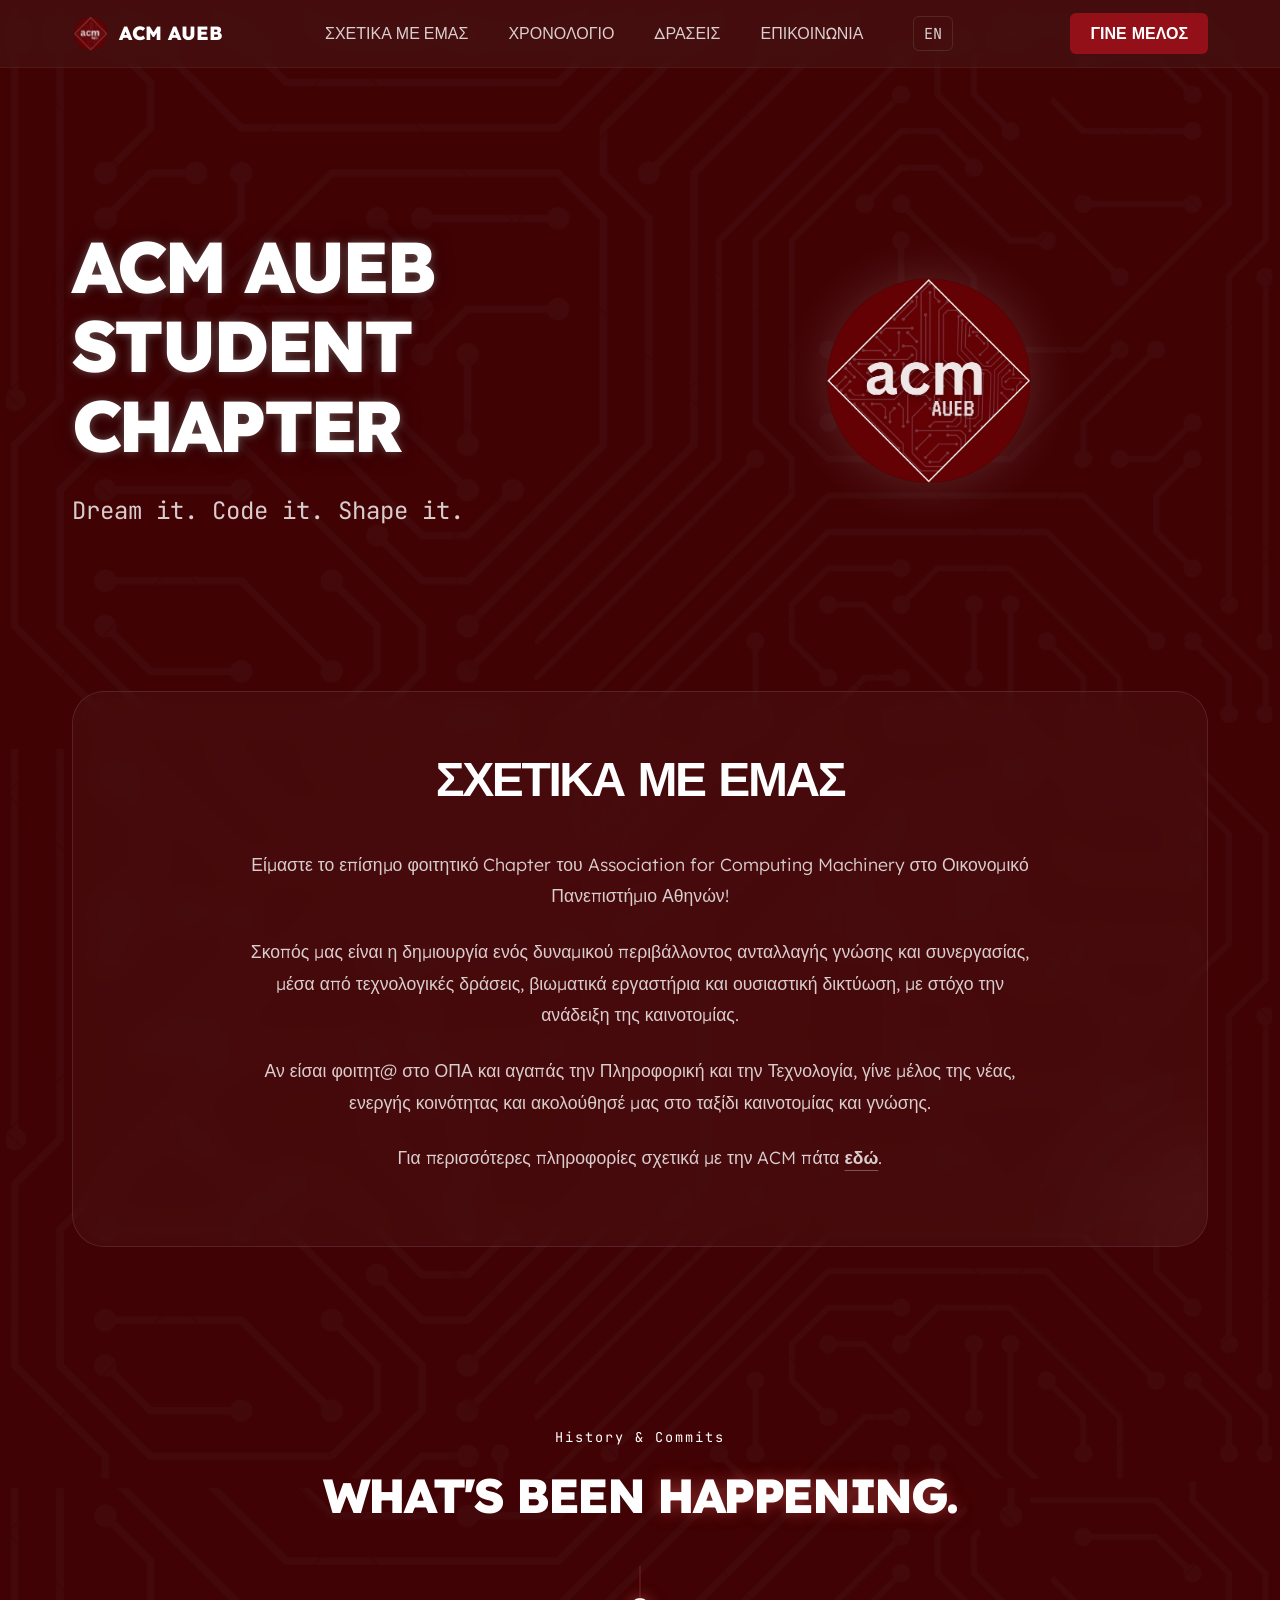
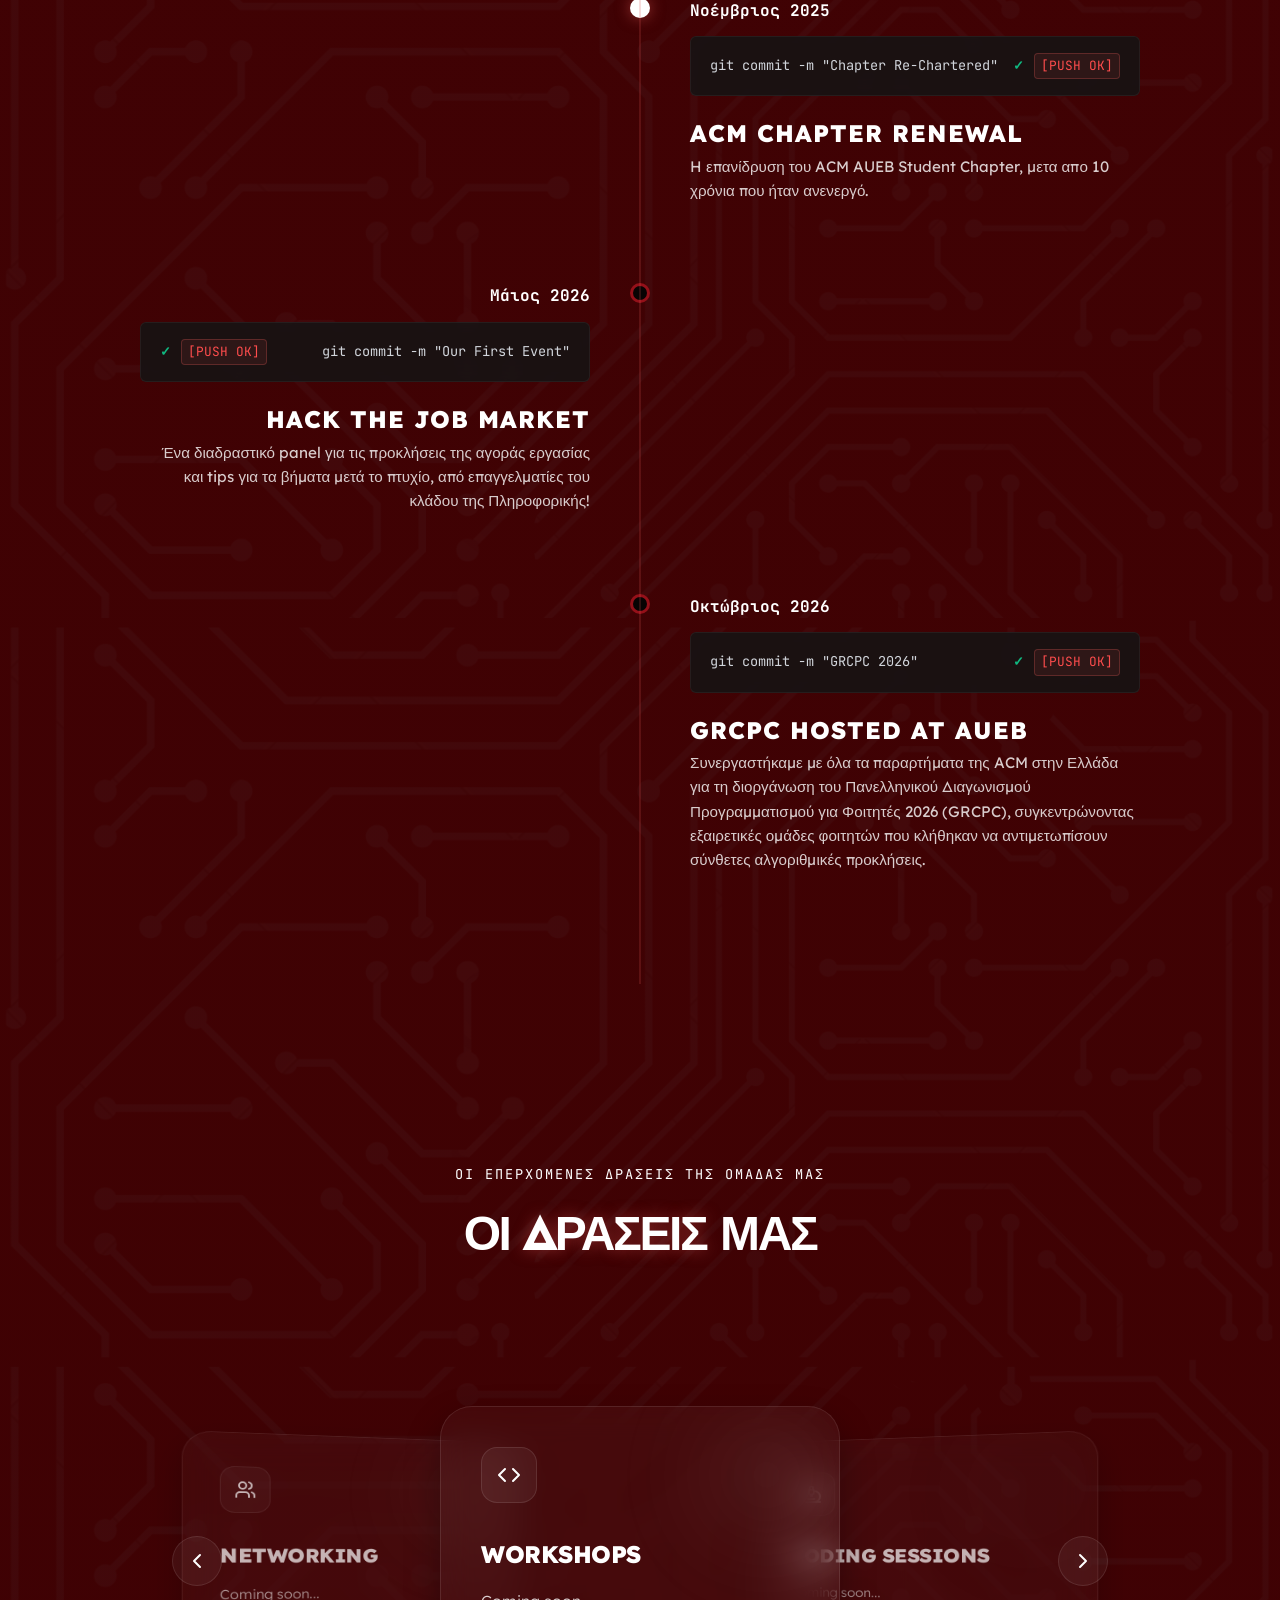
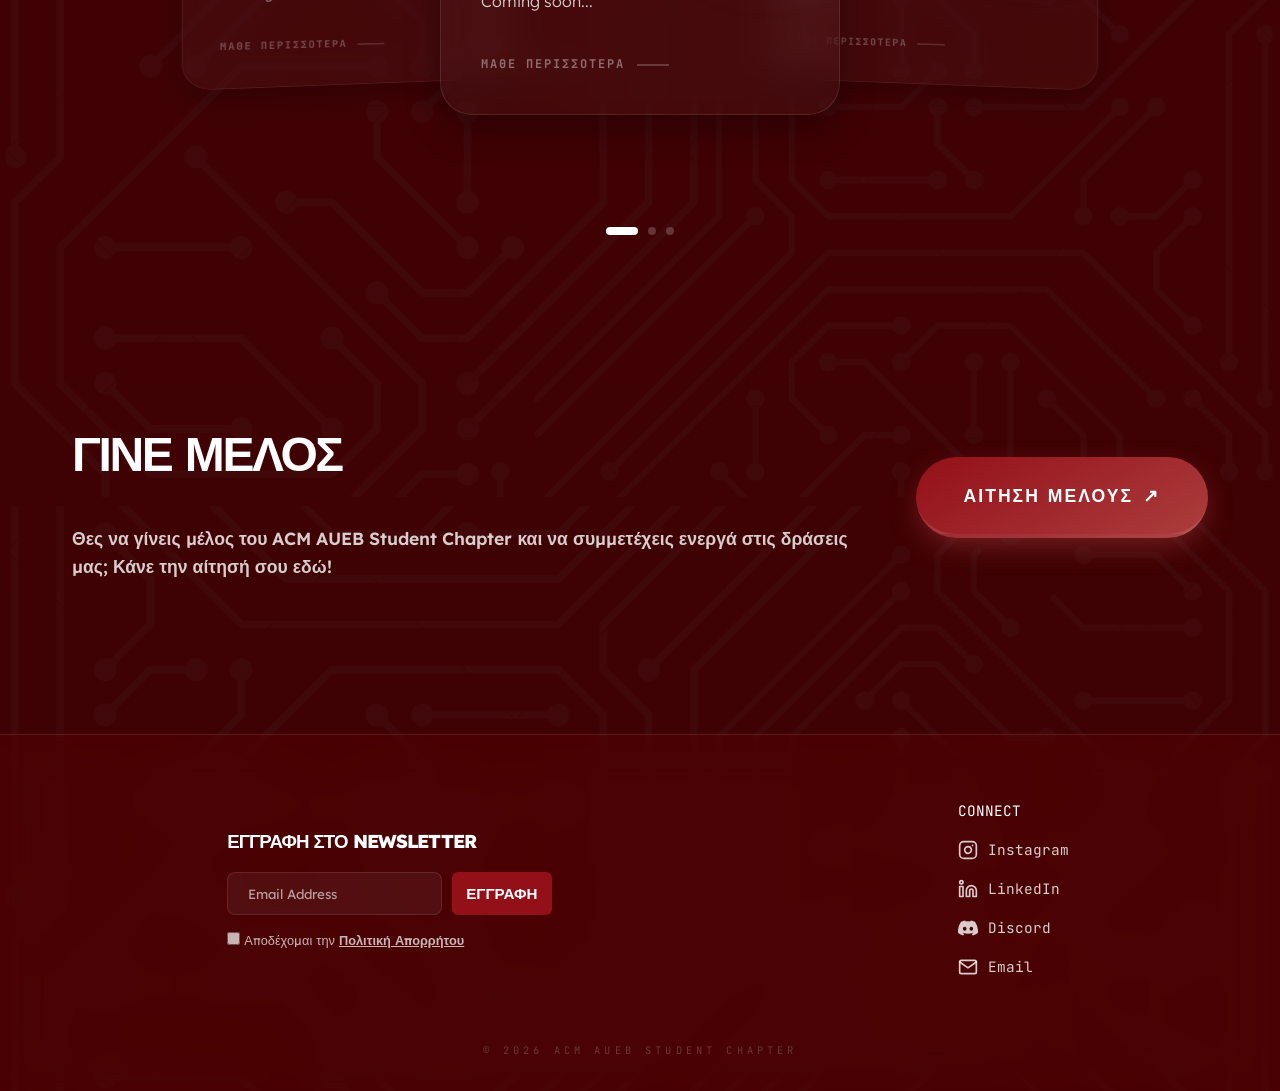
<file: index.html>
<!DOCTYPE html>
<html lang="el">
<head>
  <meta charset="UTF-8" />
  <meta name="viewport" content="width=device-width, initial-scale=1.0" />
  <meta name="description" content="ACM AUEB Student Chapter - Connecting students with technology." />
  <title>ACM AUEB Student Chapter</title>
  <link rel="preconnect" href="https://fonts.googleapis.com" />
  <link rel="preconnect" href="https://fonts.gstatic.com" crossorigin />
  <link href="https://fonts.googleapis.com/css2?family=JetBrains+Mono:wght@400;700&family=Lexend:wght@300;400;600;800;900&family=Inter:wght@300;400;600&display=swap" rel="stylesheet" />
  <link rel="stylesheet" href="./css/style.css" />
</head>
<body>
  <nav id="navbar">
    <div class="nav-inner">
      <a href="#hero" class="nav-logo">
        <img src="public/images/logo.png" alt="ACM AUEB Logo" onerror="this.style.display='none'" />
        <span>ACM <span class="accent">AUEB</span></span>
      </a>
      <ul class="nav-links">
        <li><a href="#about" data-i18n="nav_about">ΣΧΕΤΙΚΑ ΜΕ ΕΜΑΣ</a></li>
        <li><a href="#events" data-i18n="nav_events">ΧΡΟΝΟΛΟΓΙΟ</a></li>
        <li><a href="#actions" data-i18n="nav_actions">ΔΡΑΣΕΙΣ</a></li>
        <li><a href="#contact" data-i18n="nav_contact">ΕΠΙΚΟΙΝΩΝΙΑ</a></li>
        <li><a href="#" class="lang-switch font-mono lang-toggle-btn">EN</a></li>
      </ul>
      <a href="#join" class="nav-cta glow-button" data-i18n="nav_join">ΓΙΝΕ ΜΕΛΟΣ</a>
      <button class="hamburger" id="hamburger" aria-label="Toggle mobile menu" aria-expanded="false">
        <span></span><span></span><span></span>
      </button>
    </div>
    <ul class="mobile-menu" id="mobile-menu" aria-hidden="true">
      <li><a href="#about" data-i18n="nav_about">ΣΧΕΤΙΚΑ ΜΕ ΕΜΑΣ</a></li>
      <li><a href="#events" data-i18n="nav_events">ΧΡΟΝΟΛΟΓΙΟ</a></li>
      <li><a href="#actions" data-i18n="nav_actions">ΔΡΑΣΕΙΣ</a></li>
      <li><a href="#contact" data-i18n="nav_contact">ΕΠΙΚΟΙΝΩΝΙΑ</a></li>
      <li><a href="#join" data-i18n="nav_join">ΓΙΝΕ ΜΕΛΟΣ</a></li>
      <li><a href="#" class="lang-switch-mobile font-mono lang-toggle-btn">EN</a></li>
    </ul>
  </nav>

  <section id="hero" class="hero-section">
    <div class="hero-layout reveal">
      <div class="hero-text-block">
        <h1 class="glow-text" data-i18n="hero_title">ACM AUEB Student Chapter</h1>
        <p><span class="hero-sub font-mono" data-i18n="hero_sub">Dream it. Code it. Shape it.</span></p>
      </div>
      <div class="hero-logo-block">
        <img src="public/images/logo.png" alt="ACM AUEB Image">
      </div>
    </div>
  </section>

  <section id="about">
    <div class="glass-card reveal relative-container">
      <div class="orb orb-red"></div>
      <div class="orb orb-white"></div>
      <div class="card-content">
        <h2 class="text-center" data-i18n="about_h2">ΣΧΕΤΙΚΑ ΜΕ ΕΜΑΣ</h2>
        <div class="about-text">
          <p data-i18n="about_p1">Είμαστε το επίσημο φοιτητικό Chapter του Association for Computing Machinery στο Οικονομικό Πανεπιστήμιο Αθηνών!</p>
          <p data-i18n="about_p2">Σκοπός μας είναι η δημιουργία ενός δυναμικού περιβάλλοντος ανταλλαγής γνώσης και συνεργασίας, μέσα από τεχνολογικές δράσεις, βιωματικά εργαστήρια και ουσιαστική δικτύωση, με στόχο την ανάδειξη της καινοτομίας.</p>
          <p data-i18n="about_p3">Αν είσαι φοιτητ@ στο ΟΠΑ και αγαπάς την Πληροφορική και την Τεχνολογία, γίνε μέλος της νέας, ενεργής κοινότητας και ακολούθησέ μας στο ταξίδι καινοτομίας και γνώσης.</p>
          <p class="pt-2"><span data-i18n="about_p4">Για περισσότερες πληροφορίες σχετικά με την ACM πάτα </span><a href="https://www.acm.org/" target="_blank" class="accent-link" data-i18n="about_link">εδώ</a>.</p>
        </div>
      </div>
    </div>
  </section>

  <section id="events">
    <div class="section-inner reveal">
      <p class="section-label font-mono text-center" data-i18n="events_label">History & Commits</p>
      <h2 class="text-center" data-i18n="events_title">What's been <span class="accent glow-text">happening.</span></h2>
      <div class="git-log-container">
        <div class="timeline-spine"></div>
        <div class="timeline-events" id="timeline-events"></div>
      </div>
    </div>
  </section>

  <section id="actions">
    <div class="section-inner reveal">
      <div class="text-center mb-5">
        <p class="section-label font-mono" data-i18n="actions_label">ΟΙ ΕΠΕΡΧΟΜΕΝΕΣ ΔΡΑΣΕΙΣ ΤΗΣ ΟΜΑΔΑΣ ΜΑΣ</p>
        <h2 data-i18n="actions_title">ΟΙ <span class="accent glow-text">ΔΡΑΣΕΙΣ</span> ΜΑΣ</h2>
      </div>

      <div class="stacked-cards-container">
        <button class="nav-btn prev-btn" aria-label="Previous card">
          <svg width="24" height="24" viewBox="0 0 24 24" fill="none" stroke="currentColor" stroke-width="2" stroke-linecap="round" stroke-linejoin="round"><polyline points="15 18 9 12 15 6"></polyline></svg>
        </button>

        <div class="cards-wrapper">
          <div class="stacked-card glass-card group card-active" data-index="0">
            <div class="card-glow glow-white"></div>
            <div class="icon-box">
              <svg xmlns="http://www.w3.org/2000/svg" width="24" height="24" viewBox="0 0 24 24" fill="none" stroke="currentColor" stroke-width="2" stroke-linecap="round" stroke-linejoin="round"><polyline points="16 18 22 12 16 6"></polyline><polyline points="8 6 2 12 8 18"></polyline></svg>
            </div>
            <h3>Workshops</h3>
            <p class="text-dim" data-i18n="card_soon">Coming soon...</p>
            <div class="card-link font-mono" data-i18n="card_more">ΜΑΘΕ ΠΕΡΙΣΣΟΤΕΡΑ<div class="link-line"></div></div>
          </div>
          <div class="stacked-card glass-card group card-right" data-index="1">
            <div class="card-glow glow-dark"></div>
            <div class="icon-box">
              <svg xmlns="http://www.w3.org/2000/svg" width="24" height="24" viewBox="0 0 24 24" fill="none" stroke="currentColor" stroke-width="2" stroke-linecap="round" stroke-linejoin="round"><path d="M6 18h8"></path><path d="M3 22h18"></path><path d="M14 22a7 7 0 1 0 0-14h-1"></path><path d="M9 14h2"></path><path d="M9 12a2 2 0 0 1-2-2V6h6v4a2 2 0 0 1-2 2Z"></path><path d="M12 6V3a1 1 0 0 0-1-1H9a1 1 0 0 0-1 1v3"></path></svg>
            </div>
            <h3>Coding Sessions</h3>
            <p class="text-dim" data-i18n="card_soon">Coming soon...</p>
            <div class="card-link font-mono" data-i18n="card_more">ΜΑΘΕ ΠΕΡΙΣΣΟΤΕΡΑ<div class="link-line"></div></div>
          </div>
          <div class="stacked-card glass-card group card-left" data-index="2">
            <div class="card-glow glow-white"></div>
            <div class="icon-box">
              <svg xmlns="http://www.w3.org/2000/svg" width="24" height="24" viewBox="0 0 24 24" fill="none" stroke="currentColor" stroke-width="2" stroke-linecap="round" stroke-linejoin="round"><path d="M16 21v-2a4 4 0 0 0-4-4H6a4 4 0 0 0-4 4v2"></path><circle cx="9" cy="7" r="4"></circle><path d="M22 21v-2a4 4 0 0 0-3-3.87"></path><path d="M16 3.13a4 4 0 0 1 0 7.75"></path></svg>
            </div>
            <h3>Networking</h3>
            <p class="text-dim" data-i18n="card_soon">Coming soon...</p>
            <div class="card-link font-mono" data-i18n="card_more">ΜΑΘΕ ΠΕΡΙΣΣΟΤΕΡΑ<div class="link-line"></div></div>
          </div>
        </div>

        <button class="nav-btn next-btn" aria-label="Next card">
          <svg width="24" height="24" viewBox="0 0 24 24" fill="none" stroke="currentColor" stroke-width="2" stroke-linecap="round" stroke-linejoin="round"><polyline points="9 18 15 12 9 6"></polyline></svg>
        </button>
      </div>

      <div class="card-indicators">
        <button class="indicator active" data-index="0"></button>
        <button class="indicator" data-index="1"></button>
        <button class="indicator" data-index="2"></button>
      </div>
    </div>
  </section>

  <section id="join" class="join-section reveal">
    <div class="join-content">
      <h2 data-i18n="join_h2">ΓΙΝΕ ΜΕΛΟΣ</h2>
      <p data-i18n="join_p">
        Θες να γίνεις μέλος του ACM AUEB Student Chapter και να συμμετέχεις ενεργά στις δράσεις μας; Κάνε την αίτησή σου εδώ!
      </p>
    </div>
    <a href="https://forms.gle/1RVQfXFzaRDGQJUe7" target="_blank" class="btn-mega glow-button" data-i18n="join_btn">
      ΑΙΤΗΣΗ ΜΕΛΟΥΣ <span class="arrow">↗</span>
    </a>
  </section>

  <footer id="contact" class="glass-footer">
    <div class="footer-inner">
      <div class="footer-brand">

        <section id="newsletter" class="newsletter-section">
          <div>
            <h3 data-i18n="nl_h3">Εγγραφή στο Newsletter</h3>
            <script>var submitted = false;</script>
            <iframe name="hidden_iframe" id="hidden_iframe" style="display:none;" onload="if(submitted) { document.getElementById('success-msg').style.display='block'; document.getElementById('nl-form').style.display='none'; }"></iframe>

            <form id="nl-form" action="https://4b8c83bb.sibforms.com/serve/[base64]" method="POST" target="hidden_iframe" onsubmit="submitted=true;">
              <div class="newsletter-form">
                <input type="email" name="EMAIL" placeholder="Email Address" data-i18n="nl_placeholder" pattern="[a-zA-Z0-9._%+\-]+@[a-zA-Z0-9.\-]+\.[a-zA-Z]{2,}$" required>
                <button type="submit" class="glow-button" data-i18n="nl_btn">ΕΓΓΡΑΦΗ</button>
              </div>

              <p class="agree-terms" id="nl-terms">
                <input type="checkbox" name="subscribe" required> 
                <span data-i18n="nl_terms_text">Αποδέχομαι την </span><a href="policy.html" target="_blank" style="text-decoration: underline; color: var(--text-primary); font-weight: bold;" data-i18n="nl_terms_link">Πολιτική Απορρήτου</a>
              </p>
            </form>

            <p id="success-msg" style="display:none; color: #4598ec; font-weight: bold; margin-top: 15px;" data-i18n="nl_success">
              Σε ευχαριστούμε για την εγγραφή σου! Παρακαλώ έλεγξε το email σου για να επιβεβαιώσεις την εγγραφή σου.
            </p>
          </div>
        </section>

      </div>

      <div class="footer-social font-mono">
        <span class="text-white font-bold">CONNECT</span>
        <a href="https://www.instagram.com/acm.aueb" target="_blank" class="social-link">
          <svg xmlns="http://www.w3.org/2000/svg" width="20" height="20" viewBox="0 0 24 24" fill="none" stroke="currentColor" stroke-width="2" stroke-linecap="round" stroke-linejoin="round"><rect x="2" y="2" width="20" height="20" rx="5" ry="5"></rect><path d="M16 11.37A4 4 0 1 1 12.63 8 4 4 0 0 1 16 11.37z"></path><line x1="17.5" y1="6.5" x2="17.51" y2="6.5"></line></svg>
          Instagram
        </a>
        <a href="https://www.linkedin.com/company/acm-aueb-student-chapter/" target="_blank" class="social-link">
          <svg xmlns="http://www.w3.org/2000/svg" width="20" height="20" viewBox="0 0 24 24" fill="none" stroke="currentColor" stroke-width="2" stroke-linecap="round" stroke-linejoin="round"><path d="M16 8a6 6 0 0 1 6 6v7h-4v-7a2 2 0 0 0-2-2 2 2 0 0 0-2 2v7h-4v-7a6 6 0 0 1 6-6z"></path><rect x="2" y="9" width="4" height="12"></rect><circle cx="4" cy="4" r="2"></circle></svg>
          LinkedIn
        </a>
        <a href="https://discord.gg/B966SG9Pnj" target="_blank" class="social-link">
          <svg class="discord-icon" xmlns="http://www.w3.org/2000/svg" width="20" height="20" viewBox="0 0 24 24" fill="currentColor"><path d="M20.317 4.37a19.791 19.791 0 0 0-4.885-1.515.074.074 0 0 0-.079.037c-.21.375-.444.864-.608 1.25a18.27 18.27 0 0 0-5.487 0 12.64 12.64 0 0 0-.617-1.25.077.077 0 0 0-.079-.037A19.736 19.736 0 0 0 3.677 4.37a.07.07 0 0 0-.032.027C.533 9.046-.32 13.58.099 18.057a.082.082 0 0 0 .031.057 19.9 19.9 0 0 0 5.993 3.03.078.078 0 0 0 .084-.028c.462-.63.874-1.295 1.226-1.994a.076.076 0 0 0-.041-.106 13.107 13.107 0 0 1-1.872-.892.077.077 0 0 1-.008-.128 10.2 10.2 0 0 0 .372-.292.074.074 0 0 1 .077-.01c3.928 1.793 8.18 1.793 12.062 0a.074.074 0 0 1 .078.01c.12.098.246.198.373.292a.077.077 0 0 1-.006.127 12.299 12.299 0 0 1-1.873.892.077.077 0 0 0-.041.107c.36.698.772 1.362 1.225 1.993a.076.076 0 0 0 .084.028 19.839 19.839 0 0 0 6.002-3.03.077.077 0 0 0 .032-.054c.5-5.177-.838-9.674-3.549-13.66a.061.061 0 0 0-.031-.028zM8.02 15.33c-1.183 0-2.157-1.085-2.157-2.419 0-1.333.956-2.419 2.157-2.419 1.21 0 2.176 1.096 2.157 2.42 0 1.333-.956 2.418-2.157 2.418zm7.975 0c-1.183 0-2.157-1.085-2.157-2.419 0-1.333.955-2.419 2.157-2.419 1.21 0 2.176 1.096 2.157 2.42 0 1.333-.946 2.418-2.157 2.418z" />
          </svg>
          Discord
        </a>
        <a href="mailto:acmchapter@aueb.gr" class="social-link">
          <svg xmlns="http://www.w3.org/2000/svg" width="20" height="20" viewBox="0 0 24 24" fill="none" stroke="currentColor" stroke-width="2" stroke-linecap="round" stroke-linejoin="round"><path d="M4 4h16c1.1 0 2 .9 2 2v12c0 1.1-.9 2-2 2H4c-1.1 0-2-.9-2-2V6c0-1.1.9-2 2-2z"></path><polyline points="22,6 12,13 2,6"></polyline></svg>
          Email
        </a>
      </div>
    </div>
    <div class="footer-copyright font-mono">
      © 2026 ACM AUEB STUDENT CHAPTER
    </div>
  </footer>

  <script src="src/script.js" defer></script>
</body>
</html>
</file>
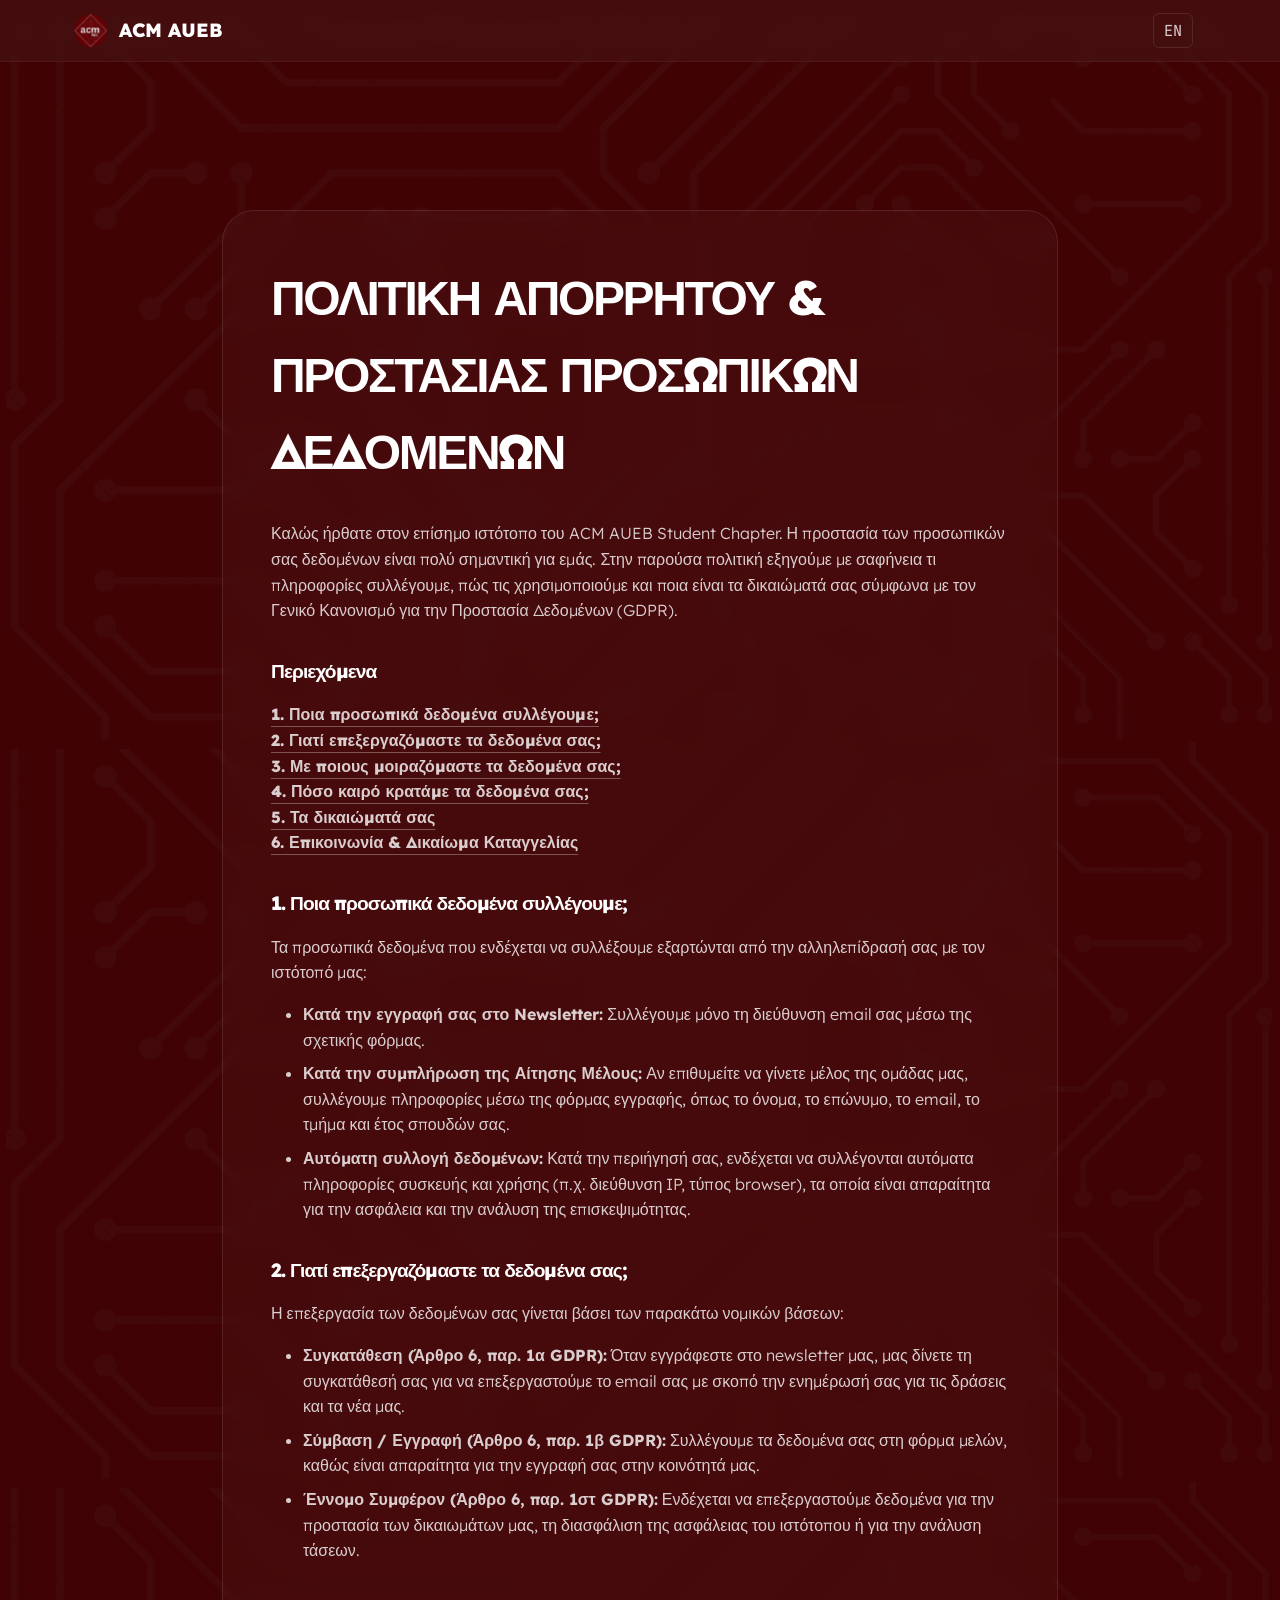
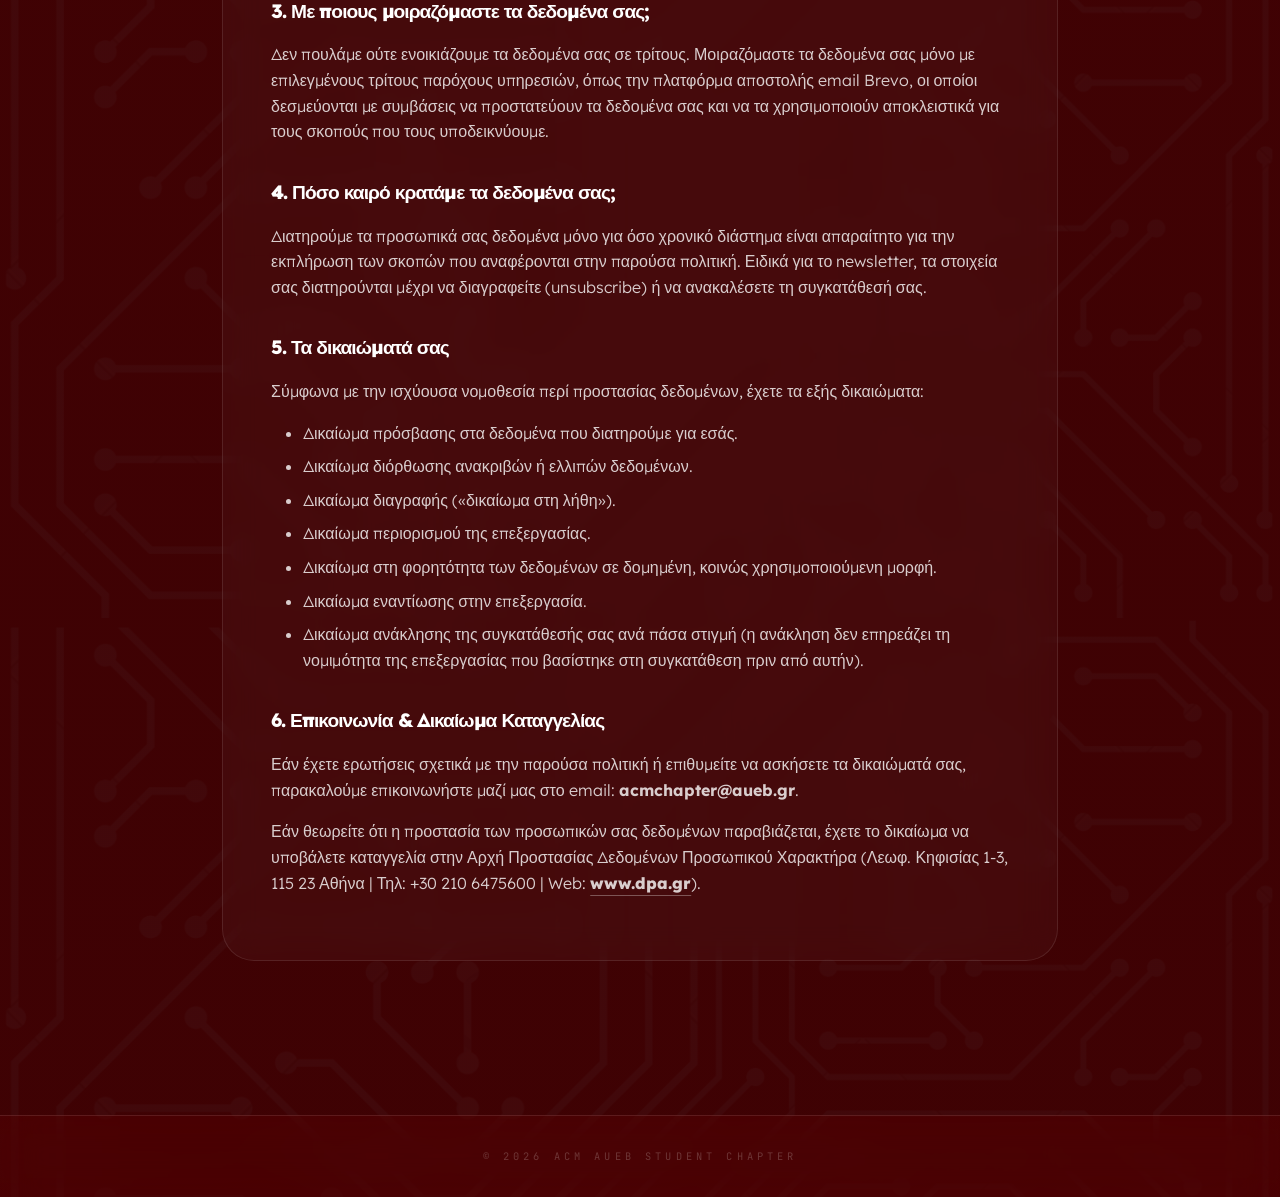
<file: policy.html>
<!DOCTYPE html>
<html lang="el">
<head>
  <meta charset="UTF-8" />
  <meta name="viewport" content="width=device-width, initial-scale=1.0" />
  <title>Πολιτική Απορρήτου - ACM AUEB Student Chapter</title>
  
  <link rel="preconnect" href="https://fonts.googleapis.com" />
  <link rel="preconnect" href="https://fonts.gstatic.com" crossorigin />
  <link href="https://fonts.googleapis.com/css2?family=JetBrains+Mono:wght@400;700&family=Lexend:wght@300;400;600;800;900&family=Inter:wght@300;400;600&display=swap" rel="stylesheet" />
  <link rel="stylesheet" href="./css/style.css" />
  
  <style>
    .privacy-container {
      max-width: 900px;
      margin: 120px auto 4rem auto;
    }
    .privacy-content h3 {
      font-size: 1.2rem;
      color: var(--text-primary);
      margin-top: 2rem;
      margin-bottom: 1rem;
      text-transform: none;
    }
    .privacy-content p, .privacy-content ul {
      color: var(--text-dim);
      margin-bottom: 1rem;
      font-weight: 300;
    }
    .privacy-content ul {
      padding-left: 2rem;
    }
    .privacy-content li {
      margin-bottom: 0.5rem;
    }
  </style>
</head>
<body>
  
  <nav id="navbar">
    <div class="nav-inner">
      <a href="index.html" class="nav-logo">
        <img src="public/images/logo.png" alt="ACM AUEB Logo" onerror="this.style.display='none'" />
        <span>ACM <span class="accent">AUEB</span></span>
      </a>
      <ul class="nav-links" style="margin-left: auto;">
        <li><a href="#" class="lang-switch font-mono lang-toggle-btn">EN</a></li>
      </ul>
    </div>
  </nav>

  <section class="privacy-container">
    <div class="glass-card privacy-content">
      <h2 data-i18n="policy_title">Πολιτική Απορρήτου & Προστασίας Προσωπικών Δεδομένων</h2>
      
      <p data-i18n="policy_intro">Καλώς ήρθατε στον επίσημο ιστότοπο του ACM AUEB Student Chapter. Η προστασία των προσωπικών σας δεδομένων είναι πολύ σημαντική για εμάς. Στην παρούσα πολιτική εξηγούμε με σαφήνεια τι πληροφορίες συλλέγουμε, πώς τις χρησιμοποιούμε και ποια είναι τα δικαιώματά σας σύμφωνα με τον Γενικό Κανονισμό για την Προστασία Δεδομένων (GDPR).</p>

      <h3 data-i18n="policy_toc">Περιεχόμενα</h3>
        <a href="#section1" class="accent-link" data-i18n="policy_toc_1">1. Ποια προσωπικά δεδομένα συλλέγουμε;</a><br/>
        <a href="#section2" class="accent-link" data-i18n="policy_toc_2">2. Γιατί επεξεργαζόμαστε τα δεδομένα σας;</a><br/>
        <a href="#section3" class="accent-link" data-i18n="policy_toc_3">3. Με ποιους μοιραζόμαστε τα δεδομένα σας;</a><br/>
        <a href="#section4" class="accent-link" data-i18n="policy_toc_4">4. Πόσο καιρό κρατάμε τα δεδομένα σας;</a><br/>
        <a href="#section5" class="accent-link" data-i18n="policy_toc_5">5. Τα δικαιώματά σας</a><br/>
        <a href="#section6" class="accent-link" data-i18n="policy_toc_6">6. Επικοινωνία & Δικαίωμα Καταγγελίας</a><br/>

      <h3 id="section1" data-i18n="policy_toc_1">1. Ποια προσωπικά δεδομένα συλλέγουμε;</h3>
      <p data-i18n="policy_s1_p">Τα προσωπικά δεδομένα που ενδέχεται να συλλέξουμε εξαρτώνται από την αλληλεπίδρασή σας με τον ιστότοπό μας:</p>
      <ul>
        <li data-i18n="policy_s1_li1"><strong>Κατά την εγγραφή σας στο Newsletter:</strong> Συλλέγουμε μόνο τη διεύθυνση email σας μέσω της σχετικής φόρμας.</li>
        <li data-i18n="policy_s1_li2"><strong>Κατά την συμπλήρωση της Αίτησης Μέλους:</strong> Αν επιθυμείτε να γίνετε μέλος της ομάδας μας, συλλέγουμε πληροφορίες μέσω της φόρμας εγγραφής, όπως το όνομα, το επώνυμο, το email, το τμήμα και έτος σπουδών σας.</li>
        <li data-i18n="policy_s1_li3"><strong>Αυτόματη συλλογή δεδομένων:</strong> Κατά την περιήγησή σας, ενδέχεται να συλλέγονται αυτόματα πληροφορίες συσκευής και χρήσης (π.χ. διεύθυνση IP, τύπος browser), τα οποία είναι απαραίτητα για την ασφάλεια και την ανάλυση της επισκεψιμότητας.</li>
      </ul>

      <h3 id="section2" data-i18n="policy_toc_2">2. Γιατί επεξεργαζόμαστε τα δεδομένα σας;</h3>
      <p data-i18n="policy_s2_p">Η επεξεργασία των δεδομένων σας γίνεται βάσει των παρακάτω νομικών βάσεων:</p>
      <ul>
        <li data-i18n="policy_s2_li1"><strong>Συγκατάθεση (Άρθρο 6, παρ. 1α GDPR):</strong> Όταν εγγράφεστε στο newsletter μας, μας δίνετε τη συγκατάθεσή σας για να επεξεργαστούμε το email σας με σκοπό την ενημέρωσή σας για τις δράσεις και τα νέα μας.</li>
        <li data-i18n="policy_s2_li2"><strong>Σύμβαση / Εγγραφή (Άρθρο 6, παρ. 1β GDPR):</strong> Συλλέγουμε τα δεδομένα σας στη φόρμα μελών, καθώς είναι απαραίτητα για την εγγραφή σας στην κοινότητά μας.</li>
        <li data-i18n="policy_s2_li3"><strong>Έννομο Συμφέρον (Άρθρο 6, παρ. 1στ GDPR):</strong> Ενδέχεται να επεξεργαστούμε δεδομένα για την προστασία των δικαιωμάτων μας, τη διασφάλιση της ασφάλειας του ιστότοπου ή για την ανάλυση τάσεων.</li>
      </ul>

      <h3 id="section3" data-i18n="policy_toc_3">3. Με ποιους μοιραζόμαστε τα δεδομένα σας;</h3>
      <p data-i18n="policy_s3_p">Δεν πουλάμε ούτε ενοικιάζουμε τα δεδομένα σας σε τρίτους. Μοιραζόμαστε τα δεδομένα σας μόνο με επιλεγμένους τρίτους παρόχους υπηρεσιών, όπως την πλατφόρμα αποστολής email Brevo, οι οποίοι δεσμεύονται με συμβάσεις να προστατεύουν τα δεδομένα σας και να τα χρησιμοποιούν αποκλειστικά για τους σκοπούς που τους υποδεικνύουμε.</p>

      <h3 id="section4" data-i18n="policy_toc_4">4. Πόσο καιρό κρατάμε τα δεδομένα σας;</h3>
      <p data-i18n="policy_s4_p">Διατηρούμε τα προσωπικά σας δεδομένα μόνο για όσο χρονικό διάστημα είναι απαραίτητο για την εκπλήρωση των σκοπών που αναφέρονται στην παρούσα πολιτική. Ειδικά για το newsletter, τα στοιχεία σας διατηρούνται μέχρι να διαγραφείτε (unsubscribe) ή να ανακαλέσετε τη συγκατάθεσή σας.</p>

      <h3 id="section5" data-i18n="policy_toc_5">5. Τα δικαιώματά σας</h3>
      <p data-i18n="policy_s5_p">Σύμφωνα με την ισχύουσα νομοθεσία περί προστασίας δεδομένων, έχετε τα εξής δικαιώματα:</p>
      <ul>
        <li data-i18n="policy_s5_li1">Δικαίωμα πρόσβασης στα δεδομένα που διατηρούμε για εσάς.</li>
        <li data-i18n="policy_s5_li2">Δικαίωμα διόρθωσης ανακριβών ή ελλιπών δεδομένων.</li>
        <li data-i18n="policy_s5_li3">Δικαίωμα διαγραφής («δικαίωμα στη λήθη»).</li>
        <li data-i18n="policy_s5_li4">Δικαίωμα περιορισμού της επεξεργασίας.</li>
        <li data-i18n="policy_s5_li5">Δικαίωμα στη φορητότητα των δεδομένων σε δομημένη, κοινώς χρησιμοποιούμενη μορφή.</li>
        <li data-i18n="policy_s5_li6">Δικαίωμα εναντίωσης στην επεξεργασία.</li>
        <li data-i18n="policy_s5_li7">Δικαίωμα ανάκλησης της συγκατάθεσής σας ανά πάσα στιγμή (η ανάκληση δεν επηρεάζει τη νομιμότητα της επεξεργασίας που βασίστηκε στη συγκατάθεση πριν από αυτήν).</li>
      </ul>

      <h3 id="section6" data-i18n="policy_toc_6">6. Επικοινωνία & Δικαίωμα Καταγγελίας</h3>
      <p data-i18n="policy_s6_p1">Εάν έχετε ερωτήσεις σχετικά με την παρούσα πολιτική ή επιθυμείτε να ασκήσετε τα δικαιώματά σας, παρακαλούμε επικοινωνήστε μαζί μας στο email: <strong>acmchapter@aueb.gr</strong>.</p>
      <p data-i18n="policy_s6_p2">Εάν θεωρείτε ότι η προστασία των προσωπικών σας δεδομένων παραβιάζεται, έχετε το δικαίωμα να υποβάλετε καταγγελία στην Αρχή Προστασίας Δεδομένων Προσωπικού Χαρακτήρα (Λεωφ. Κηφισίας 1-3, 115 23 Αθήνα | Τηλ: +30 210 6475600 | Web: <a href="http://www.dpa.gr" class="accent-link" target="_blank">www.dpa.gr</a>).</p>
    </div>
  </section>

  <footer class="glass-footer" style="margin-top: 0; padding-top: 2rem;">
    <div class="footer-copyright font-mono">
      © 2026 ACM AUEB STUDENT CHAPTER
    </div>
  </footer>

  <script src="script.js" defer></script>
</body>
</html>
</file>
<file: css/style.css>
/* Variables & Base Styles */
:root {
  --color-space-black: #080303; 
  --color-acm-red: #941019;
  --color-acm-coral: #d4534f; /* Solid rgb(212, 83, 79) */
  --rgb-acm-coral: 212, 83, 79; /* For custom rgba() opacities */
  --color-acm-glow: rgba(212, 83, 79, 0.4); /* Standard 40% glow */
  --text-primary: #ffffff;
  --text-dim: rgba(255, 255, 255, 0.8);
  --font-sans: 'Lexend', sans-serif;
  --font-mono: 'JetBrains Mono', monospace;
  --transition: 0.3s ease;
  --surface-glass: rgba(255, 255, 255, 0.05);
  --border-subtle: rgba(255, 255, 255, 0.1);
}

* { box-sizing: border-box; margin: 0; padding: 0; }
html { scroll-behavior: smooth; }

body {
  background-color: var(--color-space-black);
  background-image: linear-gradient(rgba(10, 2, 2, 0.4), rgba(5, 1, 1, 0.4)), url('../public/images/background.png'); 
  background-size: 100% auto; 
  background-position: top center;
  color: var(--text-primary);
  font-family: var(--font-sans);
  line-height: 1.6;
  overflow-x: hidden;
}
a {text-decoration: none; color: inherit;}

/* custom scrollbar */
::-webkit-scrollbar { width: 8px; }
::-webkit-scrollbar-track { background: var(--color-space-black); }
::-webkit-scrollbar-thumb { background: rgba(255,255,255,0.2); border-radius: 10px; }
::-webkit-scrollbar-thumb:hover { background: rgba(255,255,255,0.4); }

/* Typography & Global Utilities */
h1, h2, h3, h4 { font-family: var(--font-sans); font-weight: 800; text-transform: uppercase; letter-spacing: -0.05em; }
h1 { font-size: clamp(2.5rem, 6vw, 4.5rem); line-height: 1.1; margin-bottom: 1rem; }
h2 { font-size: clamp(2rem, 5vw, 3rem); margin-bottom: 2rem; }

.font-mono { font-family: var(--font-mono); }
.text-dim { color: var(--text-dim); }
.text-center { text-align: center; }
.mb-5 { margin-bottom: 2.5rem; }
.accent { color: var(--text-primary); }
.section-label { font-size: 0.85rem; color: var(--text-primary); letter-spacing: 2px; display: block; margin-bottom: 0.5rem; }

.glow-text { text-shadow: 0 0 10px rgba(255, 255, 255, 0.3), 0 0 20px rgba(0, 0, 0, 0.5); }
.accent.glow-text { text-shadow: 0 0 15px rgba(var(--rgb-acm-coral), 0.5); }

[id] { scroll-margin-top: 90px; }
section {padding: clamp(4rem, 10vh, 8rem) 2rem;}
section, #navbar .nav-inner, .hero-layout, .footer-inner {max-width: 1200px; margin: 0 auto; }

/* flex centering */
.newsletter-section,
.hero-section,
.stacked-cards-container,
.cards-wrapper,
.nav-btn,
.icon-box {
  display: flex;
  align-items: center;
  justify-content: center;
}
.reveal { opacity: 0; transform: translateY(30px); transition: opacity 0.8s ease, transform 0.8s ease; }
.reveal.visible { opacity: 1; transform: translateY(0); }

/* glassmorphism cards */
.glass-card {
  background: rgba(255, 255, 255, 0.03);
  backdrop-filter: blur(16px);
  -webkit-backdrop-filter: blur(16px);
  border: 1px solid var(--border-subtle);
  border-radius: 2rem;
  padding: 3rem;
  position: relative;
  overflow: hidden; 
}
.relative-container { position: relative; }
.card-content { position: relative; z-index: 10; }
.orb { position: absolute; border-radius: 50%; filter: blur(80px); z-index: 0; opacity: 0.5; }
.orb-white { width: 200px; height: 200px; background: var(--border-subtle); bottom: -100px; right: -100px; }

/* shared (red) buttons */
.nav-cta, .newsletter-form button{
  background: var(--color-acm-red);
  color: var(--text-primary);
  font-family: inherit;
  font-weight: 600;
  border: none;
  border-radius: 6px;
  cursor: pointer;
  transition: var(--transition);
}
.nav-cta:hover,.newsletter-form button:hover{
  background: var(--color-acm-coral); 
  box-shadow: 0 0 15px var(--color-acm-glow);}

/* Navigation */
#navbar {
  position: fixed; top: 0; width: 100%; z-index: 1000; -webkit-backdrop-filter: blur(12px);
  background: rgba(72, 23, 23, 0.558); backdrop-filter: blur(12px); border-bottom: 1px solid var(--surface-glass);
}
#navbar .nav-inner {display: flex; justify-content: space-between; align-items: center; padding: 0.8rem 2rem; }
.nav-logo { display: flex; align-items: center; gap: 10px;color: var(--text-primary); font-weight: 800; font-size: 1.2rem; }
.nav-logo img { height: 35px; width: auto; object-fit: contain; }
.nav-links { display: flex; list-style: none; gap: 2.5rem; }
.nav-links a {color: var(--text-dim); font-weight: 400; transition: var(--transition); }
.nav-links a.active, .nav-links a:hover { color:var(--text-primary); }
.nav-cta {padding: 8px 20px;}

/* language switcher */
.lang-switch, .lang-switch-mobile {border: 1px solid var(--border-subtle); border-radius: 6px; transition: var(--transition);}
.lang-switch {color: var(--text-dim); font-size: 0.95rem; font-weight: 700; margin-right: 15px; margin-left: 10px; padding: 6px 10px;}
.lang-switch-mobile {display: inline-block; margin-top: 1rem; padding: 8px 16px; background: var(--surface-glass);}
.lang-switch:hover {color: var(--text-primary); border-color: var(--text-primary); background: var(--surface-glass);}

/* mobile hamburger */
.hamburger { display: none; cursor: pointer; background: none; border: none; }
.hamburger span { display: block; width: 22px; height: 2px; background: var(--text-primary); margin: 4px 0; transition: var(--transition); }
.mobile-menu { display: none; }

/* Hero & About Section */
#hero {padding-bottom: 1rem;}
.hero-section {min-height: 75vh; padding-top: 100px;}
.hero-layout {display: flex; align-items: center;justify-content: space-between; width: 100%; gap: 1rem;}
.hero-text-block {flex: 1;text-align: left;}
.hero-text-block h1 {margin-bottom: 1.5rem;}
.hero-sub {font-size: clamp(1rem, 2vw, 1.5rem);color: var(--text-dim);display: block;letter-spacing: 0;line-height: 1.8;}
.hero-logo-block {flex: 1;display: flex;justify-content: center;}
.hero-logo-block img {max-width: 100%;height: 220px;width: auto;filter: drop-shadow(0 0 25px rgba(255, 255, 255, 0.15));}

#about {padding-top: 1rem;}
.about-text { font-size: 1.1rem; color: var(--text-dim); line-height: 1.8; font-weight: 300; max-width: 800px; margin: 0 auto; text-align: center; }
.about-text p { margin-bottom: 1.5rem; }
.accent-link { color: var(--text-dim); font-weight: 800; text-decoration: underline; text-underline-offset: 6px; text-decoration-color: rgba(255,255,255,0.3); transition: var(--transition); }
.accent-link:hover { color:var(--text-primary); text-decoration-color:var(--text-primary); }

/* Terminal Timeline*/
.git-log-container { position: relative; padding: 2rem 0; max-width: 1000px; margin: 0 auto; }
.timeline-spine {position: absolute; left: 50%; top: 0; bottom: 0; width: 2px; background-color: rgba(var(--rgb-acm-coral), 0.2);transform: translateX(-50%); z-index: 1; }
.timeline-event { position: relative; display: flex; margin-bottom: 5rem; width: 100%; }
.timeline-event .event-content { width: calc(50% - 50px); }

.timeline-event .timeline-node { 
  position: absolute; left: 50%; top: 0; width: 20px; height: 20px; 
  border: 3px solid var(--color-acm-red); border-radius: 50%; 
  background-color: var(--color-space-black); z-index: 2; 
  transition: var(--transition); transform: translateX(-50%); 
}
.timeline-event.active .timeline-node { background-color: var(--text-primary); border-color: var(--text-primary); box-shadow: 0 0 15px rgba(var(--rgb-acm-coral), 0.6); }

/* left/right alternation */
.timeline-event:nth-child(odd) { justify-content: flex-end; }
.timeline-event:nth-child(even) { justify-content: flex-start; text-align: right; }
.timeline-event:nth-child(even) .command-box { flex-direction: row-reverse; }

/* timeline typography */
.event-date { font-family: var(--font-mono); color:var(--text-primary); font-weight: 700; margin-bottom: 0.8rem; font-size: 1rem; }
.event-title { font-size: 1.5rem; color: var(--text-primary); margin: 1.5rem 0 0.5rem; text-transform: uppercase; letter-spacing: 1px; }
.event-description { color: var(--text-dim); line-height: 1.6; font-size: 0.95rem; }

/* command box */
.command-box { 
  background: rgba(20, 20, 20, 0.85); backdrop-filter: blur(8px);
  padding: 1rem 1.2rem; border-radius: 6px; 
  border: 1px solid var(--surface-glass);
  display: flex; justify-content: space-between; align-items: center;
  flex-wrap: wrap; gap: 10px;
  -webkit-backdrop-filter: blur(8px);
}
.command-text { font-family: var(--font-mono); color: #d1d5db; font-size: 0.85rem; }
.command-status { display: flex; align-items: center; gap: 10px; font-family: var(--font-mono); font-size: 0.8rem; }
.status-check { color: #10b981; font-weight: 900; }
.status-tag { color: #ff4d4d; background: rgba(var(--rgb-acm-coral), 0.1); padding: 2px 6px; border-radius: 4px; border: 1px solid rgba(var(--rgb-acm-coral), 0.3); }

/* Stacked Cards Carousel*/
.stacked-cards-container {position: relative; height: 500px; margin: 2rem auto; max-width: 1000px; perspective: 1000px;}
.cards-wrapper {position: relative; width: 100%; max-width: 400px; height: 100%; transform-style: preserve-3d;}

.stacked-card {
  position: absolute;
  width: 100%;
  padding: 2.5rem;
  transition: transform 0.6s cubic-bezier(0.25, 0.8, 0.25, 1), opacity 0.6s cubic-bezier(0.25, 0.8, 0.25, 1);
  display: flex;
  flex-direction: column;
  align-items: flex-start;
  will-change: transform, opacity;
  box-shadow: 0 15px 35px rgba(0, 0, 0, 0.3);
}

.card-active {transform: translateX(0) scale(1) rotateY(0);opacity: 1;z-index: 20;pointer-events: auto;}
.card-left,.card-right {opacity: 0.7; z-index: 10; pointer-events: none;}
.card-left {transform: translateX(-70%) scale(0.8) rotateY(15deg);}
.card-right {transform: translateX(70%) scale(0.8) rotateY(-15deg)}

/* carousel buttons & indicators */
.nav-btn {
  position: absolute; top: 50%; transform: translateY(-50%); z-index: 30;
  background: var(--surface-glass); border: 1px solid var(--border-subtle); color: var(--text-primary);
  width: 50px; height: 50px; border-radius: 50%;
  cursor: pointer; transition: var(--transition);
}
.nav-btn:hover { background: rgba(255, 255, 255, 0.15); border-color: var(--text-primary); transform: translateY(-50%) scale(1.1); }
.prev-btn { left: 2rem; }
.next-btn { right: 2rem; }

.card-indicators { display: flex; justify-content: center; gap: 10px; margin-top: -1rem; z-index: 20; position: relative;}
.indicator { width: 8px; height: 8px; border-radius: 50%; background: rgba(255, 255, 255, 0.2); border: none; cursor: pointer; transition: var(--transition); }
.indicator.active { width: 32px; border-radius: 4px; background: var(--text-primary); }

/* card inner elements */
.card-glow { position: absolute; top: 0; right: 0; width: 140px; height: 140px; border-radius: 50%; filter: blur(55px); opacity: 0.08; transition: opacity 0.4s; pointer-events: none; }
.glow-white { background: linear-gradient(to bottom right, var(--text-primary), #aaaaaa); }
.glow-dark { background: linear-gradient(to bottom right, #777777, #111111); }

.icon-box svg { color: var(--text-primary); transition: transform 0.4s; }
.icon-box { width: 56px; height: 56px; border-radius: 16px; background: var(--surface-glass); border: 1px solid var(--border-subtle); margin-bottom: 2rem; transition: border-color 0.4s; }
.stacked-card h3 { font-size: 1.5rem; margin-bottom: 1rem; letter-spacing: -0.02em; }
.stacked-card p { flex-grow: 1; margin-bottom: 2.5rem; font-weight: 300; }
.card-link { display: flex; align-items: center; gap: 12px; font-size: 0.75rem; font-weight: 700; letter-spacing: 2px; color: rgba(255,255,255,0.4); text-transform: uppercase; transition: color 0.4s; cursor: pointer; }
.link-line { width: 32px; height: 2px; background: rgba(255,255,255,0.2); transition: width 0.4s, background 0.4s; }

/* active card hover effects */
.stacked-card.card-active:hover .card-glow { opacity: 0.2; }
.stacked-card.card-active:hover .icon-box { border-color: rgba(255,255,255,0.5); }
.stacked-card.card-active:hover .icon-box svg { transform: scale(1.1); }
.stacked-card.card-active:hover .card-link { color: var(--text-primary); }
.stacked-card.card-active:hover .link-line { width: 48px; background: var(--text-primary); }

/* Join, Newsletter & Footer*/
.join-section { display: flex; justify-content: space-between; align-items: center; gap: 4rem; flex-wrap: wrap; }
.join-content { flex: 1; min-width: 300px; }
.join-content p { font-size: 1.1rem; color: var(--text-dim); font-weight: 600; }

.btn-mega {
  background: linear-gradient(150deg, var(--color-acm-red), #ab3d3d);
  color: var(--text-primary); padding: 1.5rem 3rem; border-radius: 50px;
  font-weight: 900; font-size: 1.1rem; letter-spacing: 2px;
  border-bottom: 4px solid var(--border-subtle);
  display: flex; align-items: center; gap: 10px;
  box-shadow: 0 10px 30px -5px var(--color-acm-glow);
  transition: transform 0.3s cubic-bezier(0.4, 0, 0.2, 1), box-shadow 0.3s cubic-bezier(0.4, 0, 0.2, 1);
}
.btn-mega:hover { transform: translateY(-5px) scale(1.02); box-shadow: 0 20px 40px -10px rgba(var(--rgb-acm-coral), 0.6); }

/* newsletter */
.newsletter-section {padding: 0.1rem 1rem;}
.newsletter-form {display: flex; gap: 10px; margin-top: 1rem; justify-content: center;}
.newsletter-form input {
  padding: 12px 20px;
  border-radius: 8px;
  border: 1px solid var(--border-subtle);
  background: var(--surface-glass);
  color: var(--text-primary);
  outline: none;
  flex: 1;
  max-width: 350px;
  font-family: inherit;
}
.newsletter-form input::placeholder {color: rgba(255, 255, 255, 0.6);}
.newsletter-form button {font-size: 0.95rem;padding: 12px 14px;white-space: nowrap;}
.newsletter-form button:hover {transform: translateY(-2px);}
.agree-terms {font-size: 0.8rem;margin-top: 15px;opacity: 0.7;}

/* footer */
.glass-footer { background: rgba(139, 0, 0, 0.15); backdrop-filter: blur(20px); border-top: 1px solid var(--border-subtle); padding: 4rem 2rem 2rem; margin-top: 4rem;-webkit-backdrop-filter: blur(20px); }
.footer-inner {display: flex; justify-content: space-around; flex-wrap: wrap; gap: 3rem; margin-bottom: 4rem; }
.footer-brand { display: flex; align-items: center; gap: 2rem; max-width: 400px; }
.footer-brand img { width: 80px; height: 80px; object-fit: contain; }
.footer-social { display: flex; flex-direction: column; gap: 1rem; font-size: 0.9rem; }
.footer-social a { color: var(--text-dim); transition: var(--transition); }
.footer-social a:hover { color: var(--text-primary); }
.footer-copyright { text-align: center; font-size: 0.65rem; letter-spacing: 0.4em; color: rgba(255,255,255,0.2);}

.social-link {display: flex;align-items: center;gap: 10px;transition: var(--transition);}
.social-link:hover svg {stroke: var(--text-primary);transform: scale(1.1);}
.social-link:hover .discord-icon {fill: var(--text-primary);}

/* Responsiveness */
@media (max-width: 768px) {
  /* navigation */
  .nav-links, .nav-cta { display: none !important; }
  .lang-switch {margin-right: 10px;}
  .hamburger, .mobile-menu.active { display: block; }
  .mobile-menu { 
    position: absolute; 
    top: 100%; 
    left: 0; 
    width: 100%; 
    padding: 2rem; 
    background: rgba(40, 10, 10, 0.95); 
    backdrop-filter: blur(12px);
    -webkit-backdrop-filter:blur(12px);
    border-bottom: 1px solid var(--border-subtle, rgba(255, 255, 255, 0.1));
  }
  .mobile-menu li { margin-bottom: 1.5rem; text-align: center; list-style: none; }
  .mobile-menu a {color: var(--text-primary); font-size: 1.1rem; }
  
  /* footer, join, newsletter */
  .join-section, .footer-inner, .footer-brand, .newsletter-form {flex-direction: column;align-items: center;text-align: center; }
  .newsletter-form input, .newsletter-form button {width: 100%; max-width: 100%;}
  
  /* hero */
  .hero-layout {flex-direction: column; text-align: center; gap: 2.5rem;}
  .hero-text-block {text-align: center;}
  .hero-logo-block img {width: 280px;}

  /* stacked cards */
  .prev-btn {left: 0;} 
  .next-btn {right: 0;} 
  .card-left {transform: translateX(-40%) scale(0.8) rotateY(0); }
  .card-right {transform: translateX(40%) scale(0.8) rotateY(0); }

  /* timeline */
  .timeline-spine { left: 20px; transform: none; }
  .timeline-event .timeline-node { left: 20px; transform: translateX(-50%); }
  .timeline-event:nth-child(odd), .timeline-event:nth-child(even) { justify-content: flex-end; text-align: left; }
  .timeline-event .event-content { width: calc(100% - 50px); }
  .timeline-event:nth-child(even) .command-box { flex-direction: row; }
}
</file>
